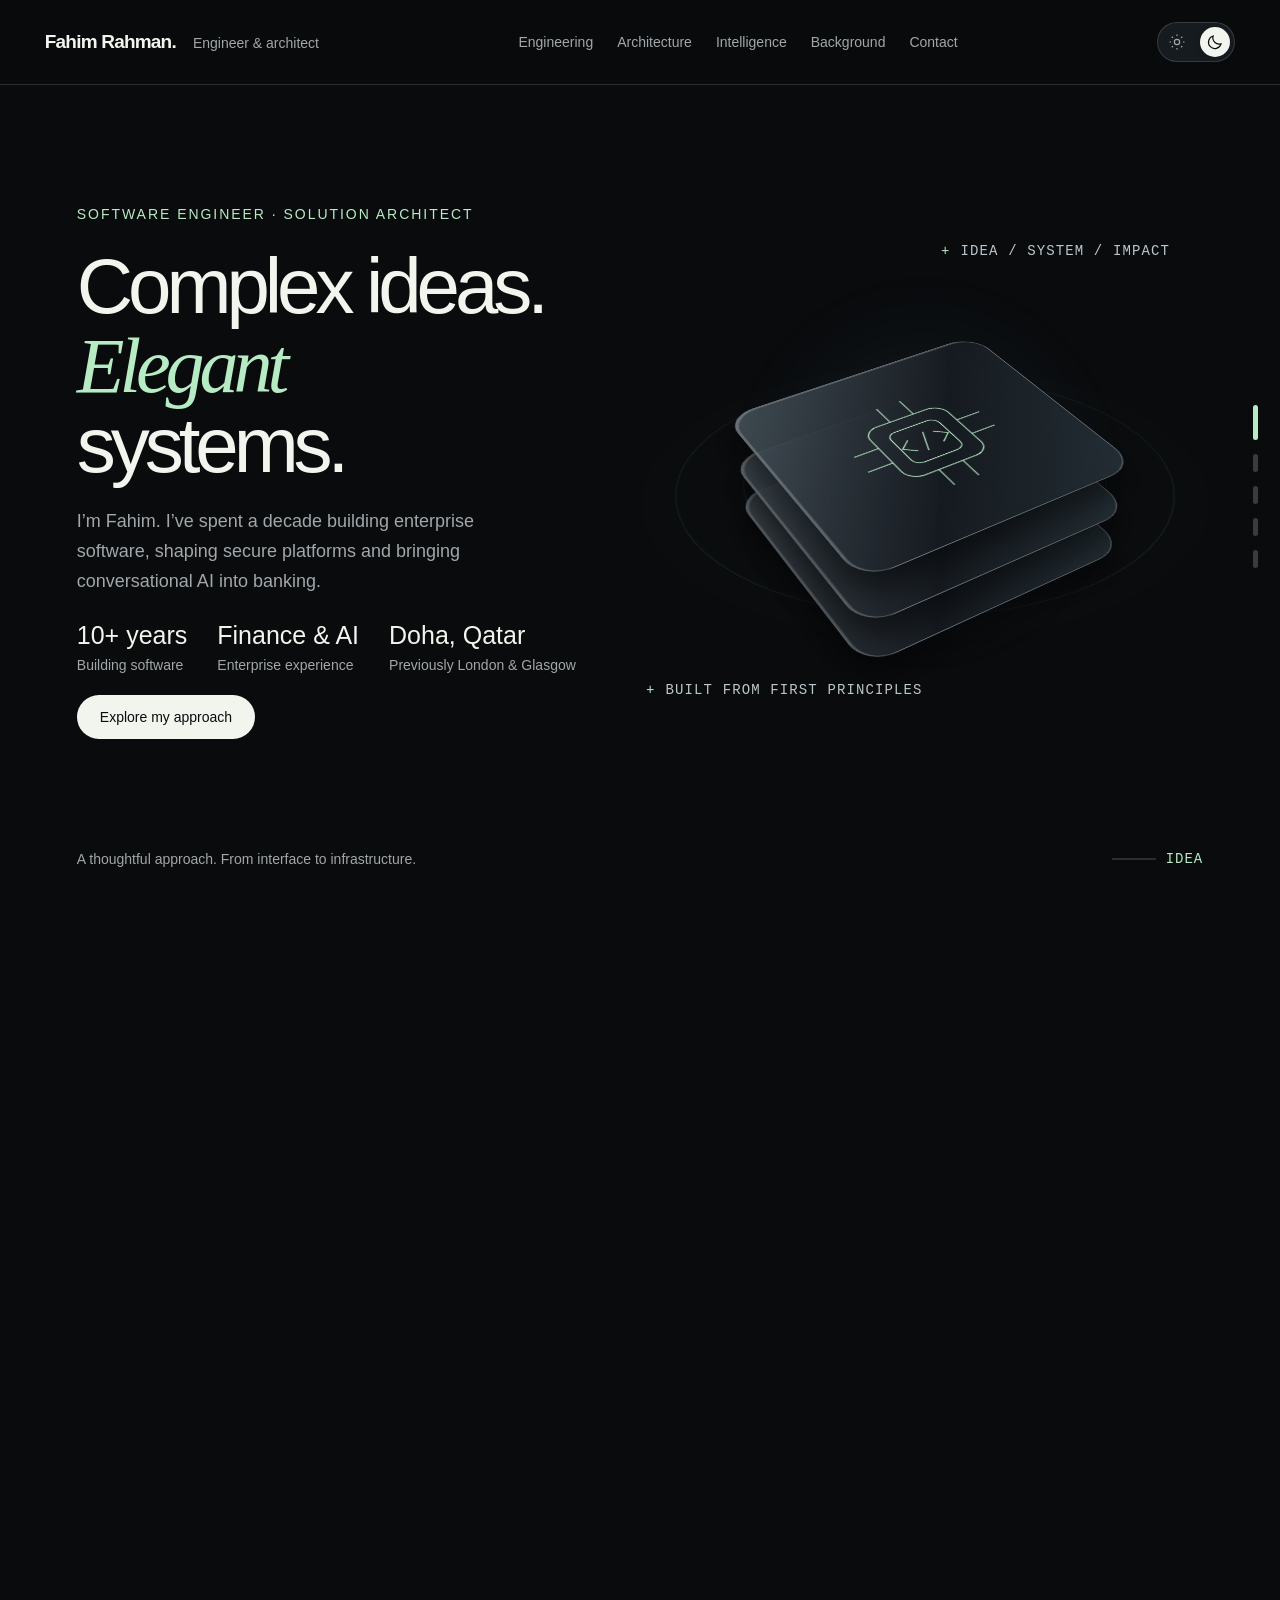
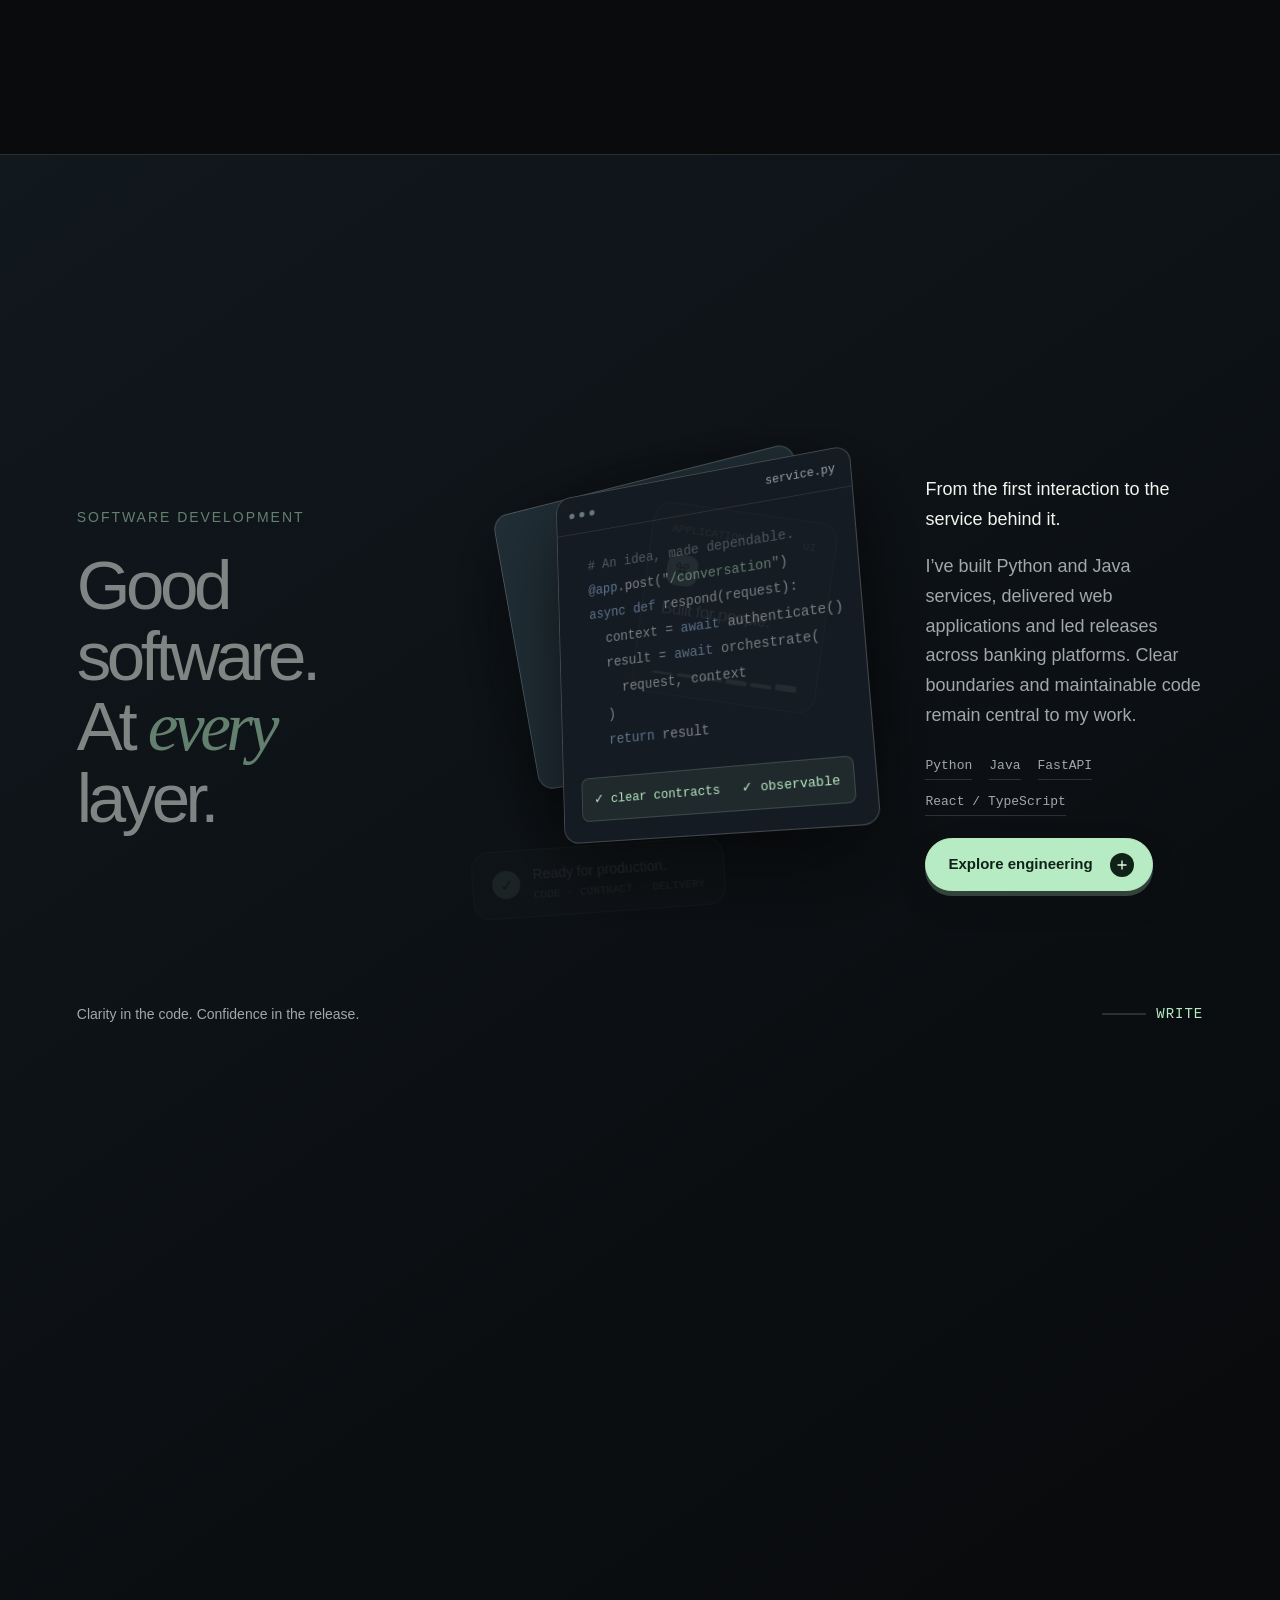
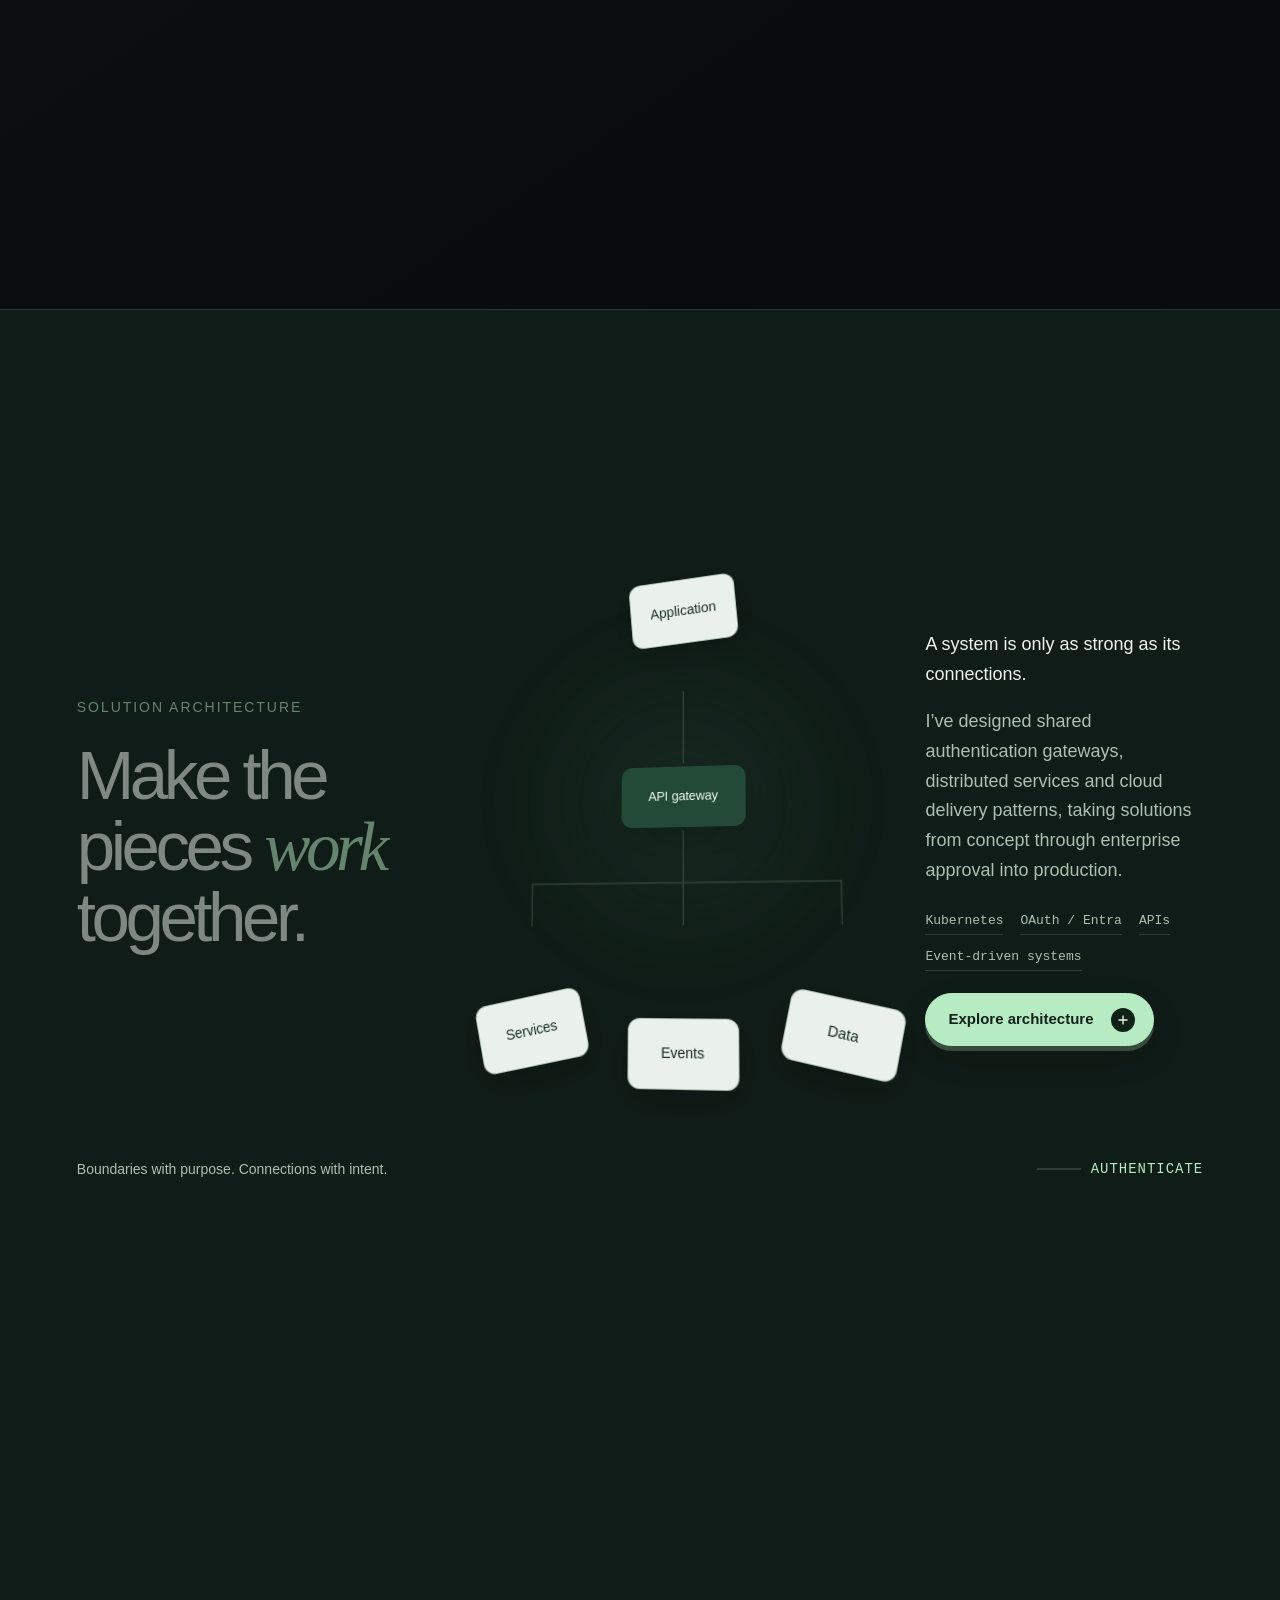
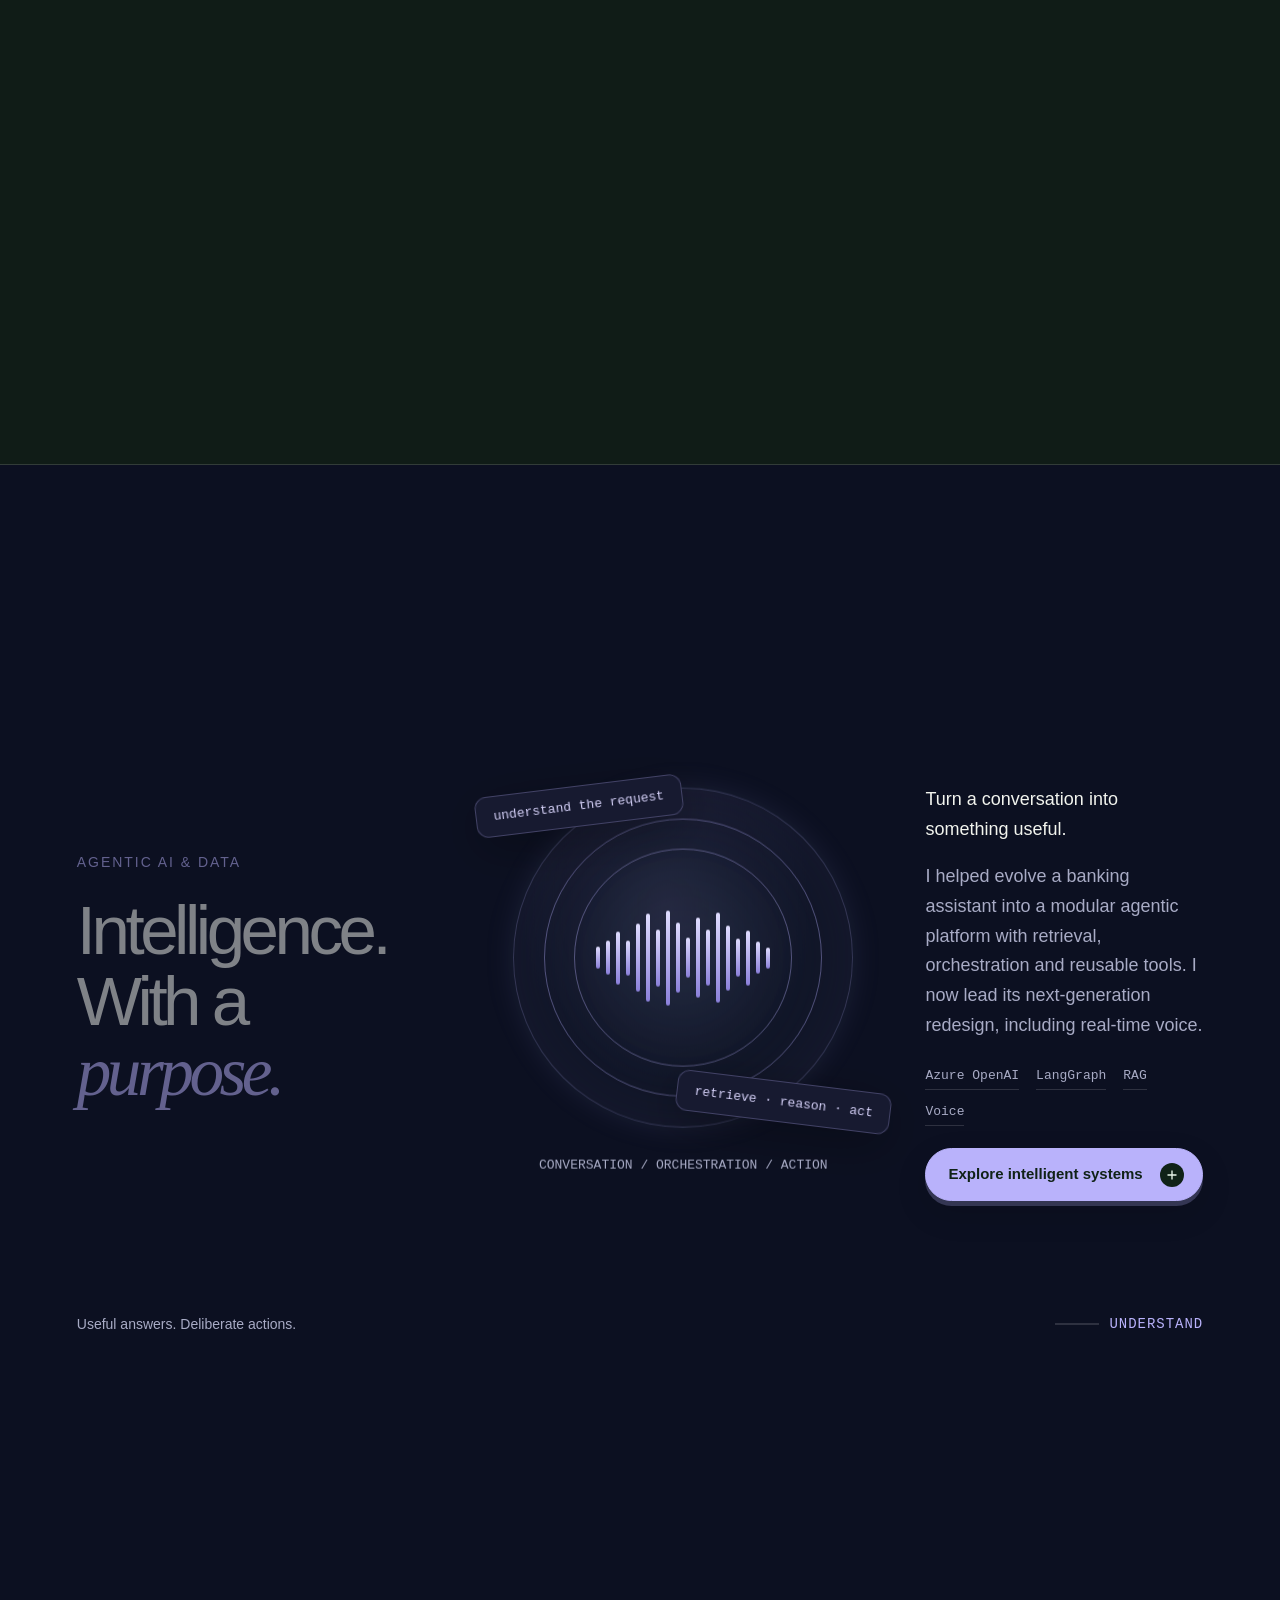
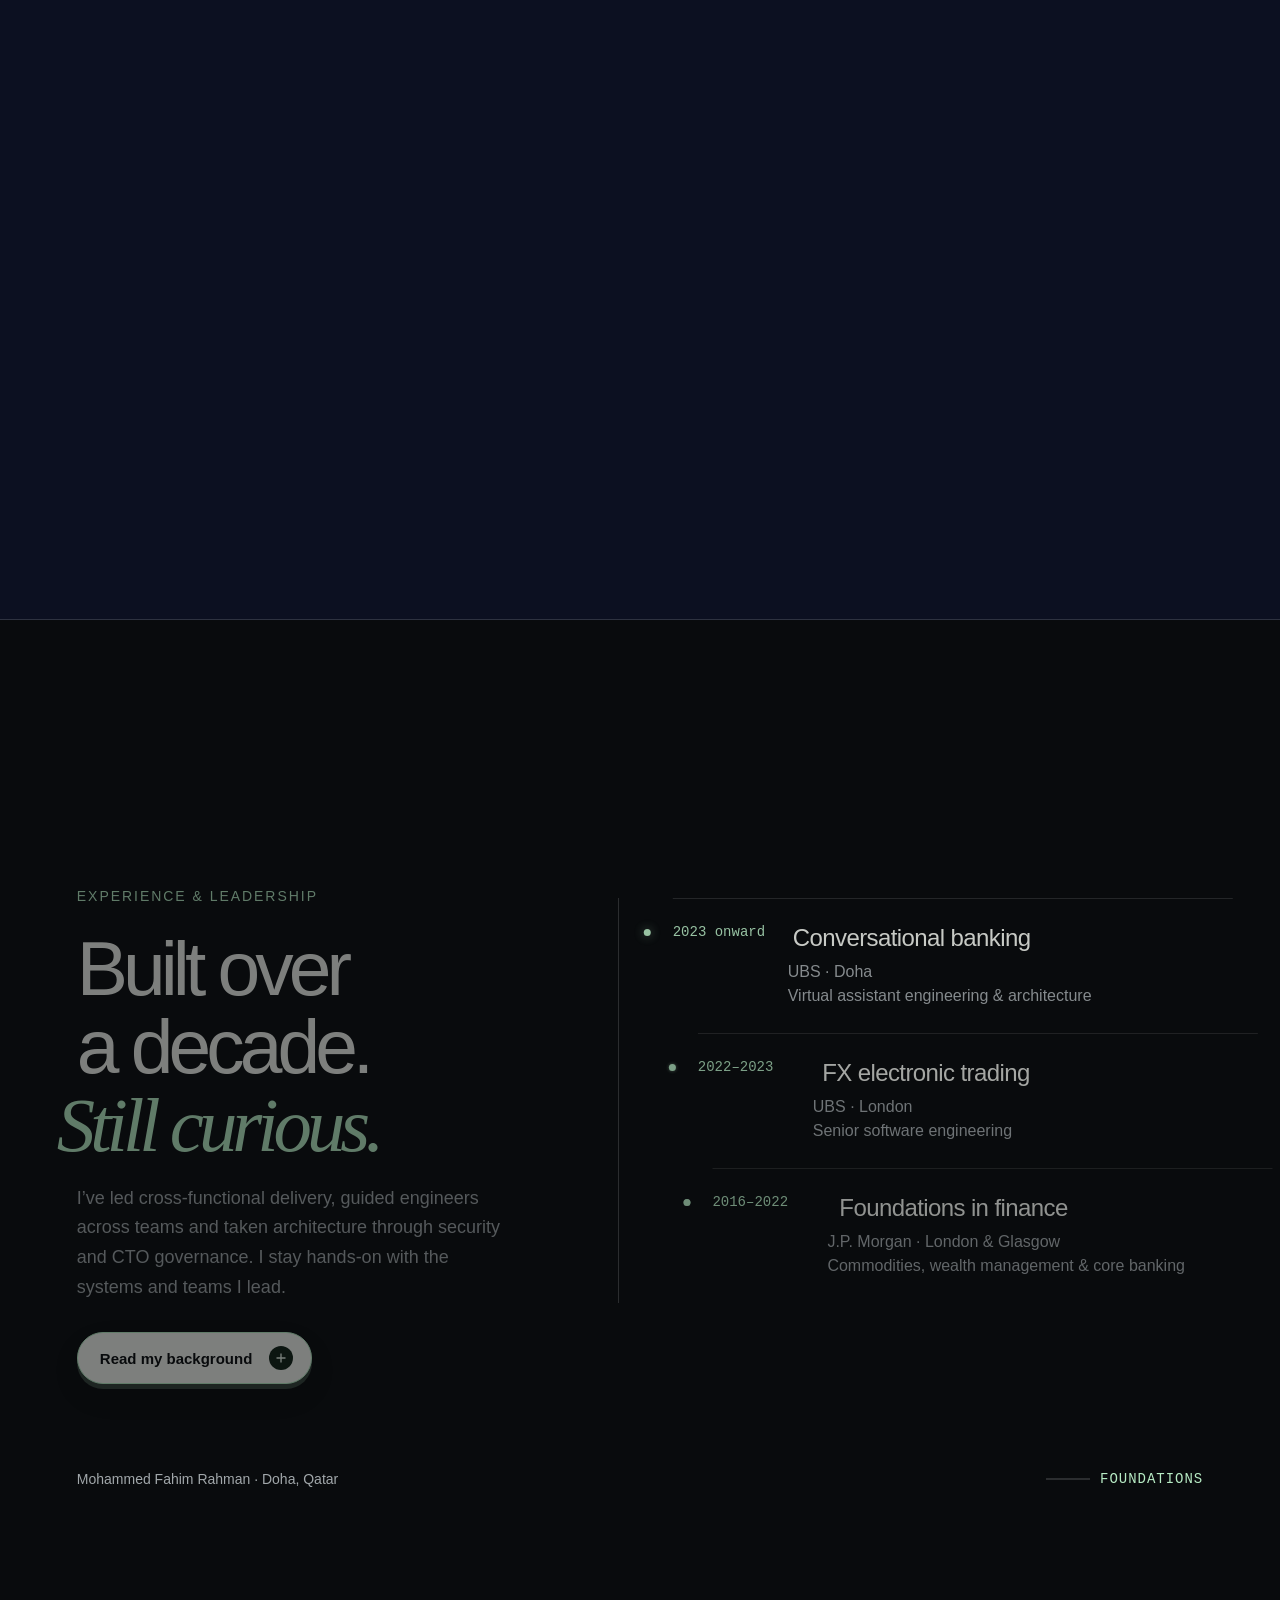
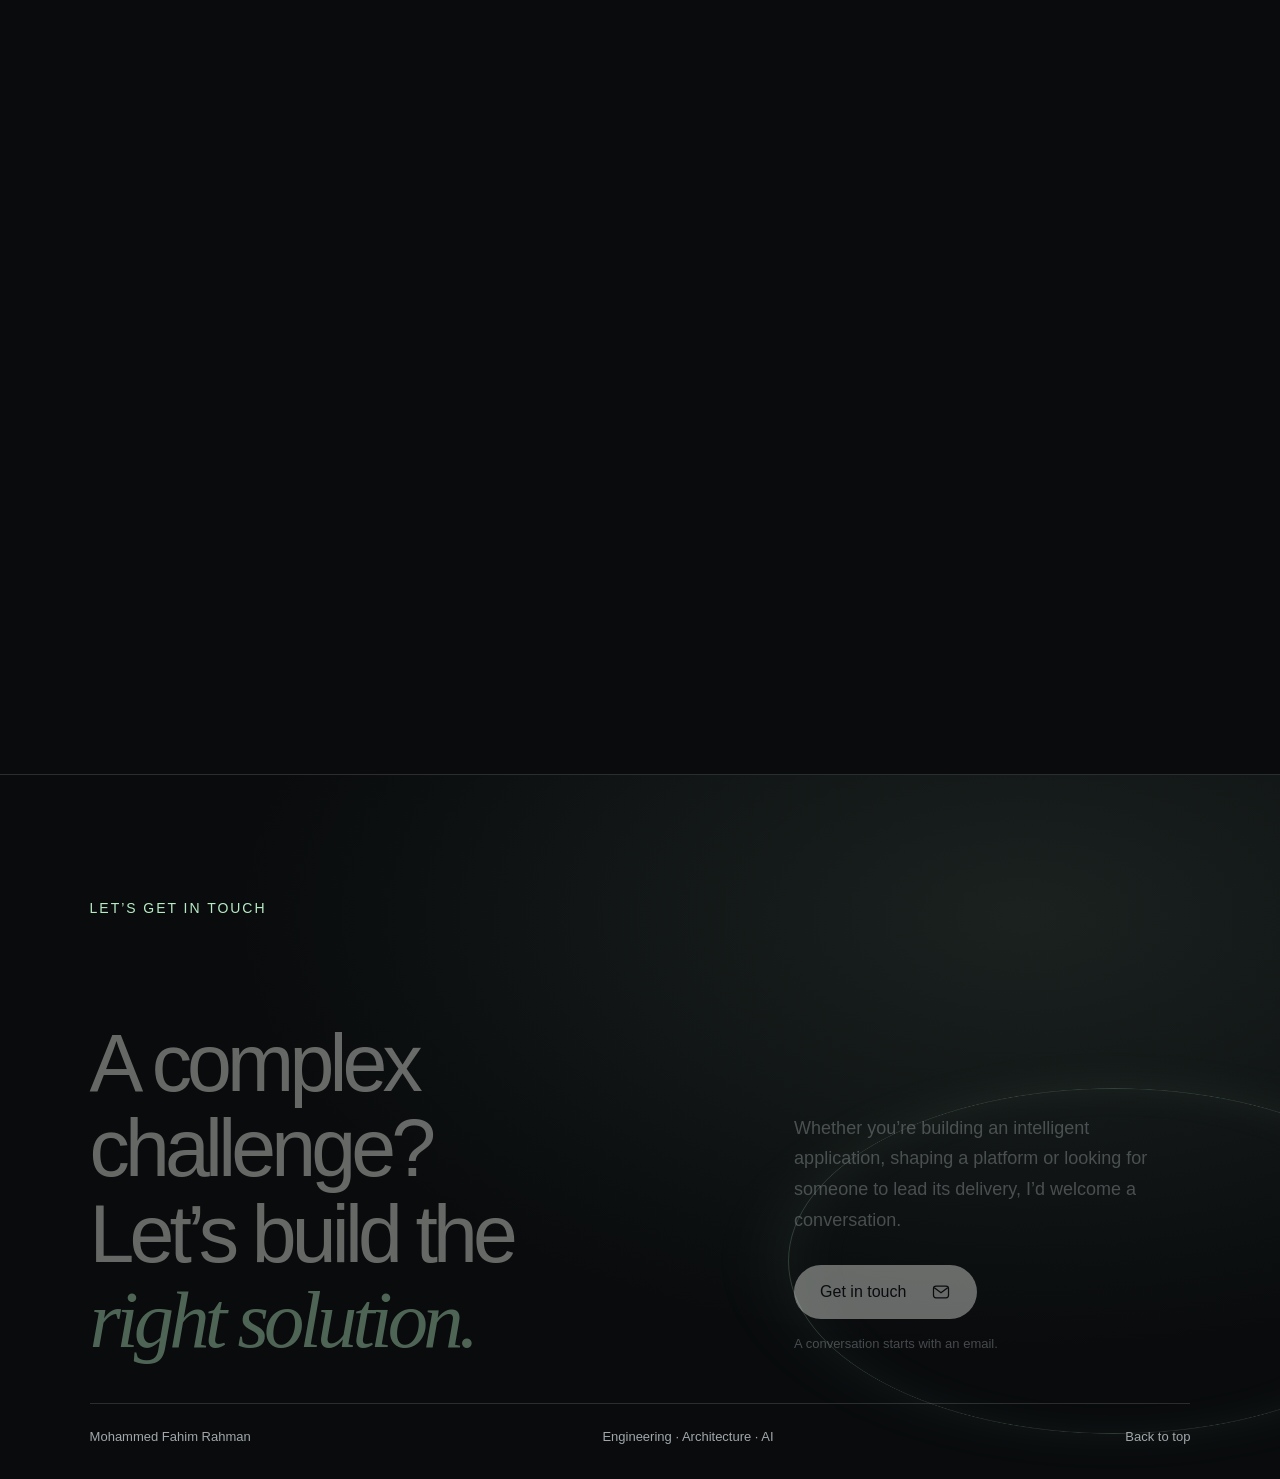
<file: index.html>
<!doctype html>
<html lang="en" data-theme="dark">
<head>
<meta charset="utf-8"><meta name="viewport" content="width=device-width,initial-scale=1">
<meta name="description" content="Fahim Rahman. Software engineering, solution architecture and conversational AI.">
<title>Fahim Rahman · Engineering intelligent systems</title>
<link rel="icon" href="./assets/favicon.svg" type="image/svg+xml">
<link rel="canonical" href="https://fahimrahman.github.io/portfolio-fahim-rahman/">
<meta name="theme-color" content="#090b0d">
<meta property="og:type" content="website">
<meta property="og:title" content="Fahim Rahman · Engineering intelligent systems">
<meta property="og:description" content="Software engineering, solution architecture and conversational AI.">
<meta property="og:url" content="https://fahimrahman.github.io/portfolio-fahim-rahman/">
<meta property="og:image" content="https://fahimrahman.github.io/portfolio-fahim-rahman/assets/social.png">
<meta name="twitter:card" content="summary_large_image">
<style>
:root{color-scheme:dark;--bg:#090b0d;--fg:#f2f4ee;--muted:#a1a7aa;--accent:#b7ebc4;--line:#ffffff24;--surface:#161b20;--wash:#111a20;--font:Arial,Helvetica,sans-serif}
*{box-sizing:border-box}html{scroll-behavior:smooth;scroll-padding-top:90px}body{margin:0;background:var(--bg);color:var(--fg);font-family:var(--font);transition:background .6s,color .6s}a{color:inherit;text-decoration:none}button{font:inherit;color:inherit;cursor:pointer}button,a{-webkit-tap-highlight-color:transparent}button:focus-visible,a:focus-visible{outline:2px solid var(--accent);outline-offset:7px}.skip{position:fixed;top:-80px;left:20px;background:var(--fg);color:var(--bg);padding:12px;z-index:200}.skip:focus{top:15px}
header{position:fixed;z-index:50;inset:0 0 auto;display:flex;align-items:center;justify-content:space-between;padding:22px 3.5%;background:color-mix(in srgb,var(--bg) 83%,transparent);backdrop-filter:blur(18px);border-bottom:1px solid var(--line)}.wordmark{font-size:19px;letter-spacing:-.8px;font-weight:600}.wordmark small{display:inline-block;color:var(--muted);font-size:14px;font-weight:400;letter-spacing:0;margin-left:17px}nav{display:flex;gap:24px;font-size:14px}nav a{color:var(--muted)}nav a:hover,nav a[aria-current]{color:var(--fg)}.switch{display:flex;padding:4px;border:1px solid var(--line);border-radius:30px;gap:3px}.switch button{border:0;background:none;border-radius:20px;padding:8px 12px;font-size:14px;color:var(--muted)}.switch button[aria-pressed=true]{background:var(--fg);color:var(--bg)}
.chapter{height:155svh;position:relative;border-bottom:1px solid var(--line);scroll-margin-top:0}.stage{position:sticky;top:0;height:100svh;min-height:680px;overflow:hidden;padding:125px 6% 65px;display:grid;grid-template-columns:1.05fr 1.2fr .8fr;align-items:center;gap:3%}.eyebrow{font-size:14px;letter-spacing:.14em;text-transform:uppercase;color:var(--accent);margin:0 0 25px}.headline{font-size:clamp(44px,5.4vw,86px);line-height:1.02;letter-spacing:-.065em;font-weight:500;margin:0}.headline em{font-family:Georgia,serif;font-weight:400;color:var(--accent)}.summary{font-size:18px;line-height:1.65;color:var(--muted);max-width:340px}.summary strong{color:var(--fg);font-weight:400}.pill{display:inline-flex;border:1px solid var(--line);border-radius:30px;background:transparent;padding:13px 22px;font-size:14px;margin-top:22px;transition:background .2s,color .2s}.pill:hover{background:var(--fg);color:var(--bg)}.pill.primary{background:var(--fg);color:var(--bg)}.footnote{position:absolute;bottom:33px;left:6%;right:6%;display:flex;justify-content:space-between;align-items:center;font-size:14px;color:var(--muted)}.footnote span:last-child{font-family:monospace;font-size:14px}.chapter-title{transition:transform .1s linear,opacity .1s linear}.art{height:430px;position:relative;perspective:1100px;display:flex;align-items:center;justify-content:center;transform:translateY(calc(var(--drift,0)*1px));will-change:transform}.art:before{content:'';position:absolute;width:390px;height:390px;border-radius:50%;background:radial-gradient(ellipse,#9ac5ea18,transparent 68%);filter:blur(20px)}
.intro .stage{grid-template-columns:1.2fr 1.25fr;padding-top:110px}.intro .headline{font-size:clamp(60px,6.1vw,98px);max-width:720px}.intro .summary{font-size:18px;max-width:445px;margin:22px 0 0}.identity{display:flex;gap:30px;flex-wrap:wrap;margin-top:25px;color:var(--muted);font-size:14px}.identity b{color:var(--fg);font-weight:400;display:block;font-size:25px;margin-bottom:7px}.intro .art{height:530px}.halo{position:absolute;width:360px;height:360px;border:1px solid #b7ebc430;border-radius:50%;transform:rotateX(62deg) rotateZ(-28deg);box-shadow:0 0 70px #b7ebc408,inset 0 0 60px #b7ebc408}.halo.two{width:490px;height:490px;transform:rotateX(62deg) rotateZ(30deg)}.hero-stack{width:300px;height:280px;position:relative;transform:rotateX(52deg) rotateZ(-32deg);transform-style:preserve-3d}.slab{position:absolute;inset:0;border:1px solid #c3d0da66;border-radius:32px;background:linear-gradient(125deg,#465159e6,#151a20 55%,#232e34);box-shadow:-14px 20px 35px #0008,inset 2px 2px 1px #ffffff38;display:flex;align-items:center;justify-content:center;transition:transform 1s}.slab:nth-child(1){transform:translateZ(calc(-65px - var(--progress,0)*70px))}.slab:nth-child(2){transform:translateZ(-15px)}.slab:nth-child(3){transform:translateZ(calc(40px + var(--progress,0)*90px))}.slab svg{width:145px;height:145px;stroke:var(--accent);fill:none;stroke-width:1.3}.orbit-label{position:absolute;font:14px monospace;letter-spacing:.08em;color:#bbc7cc}.orbit-label.l1{top:35px;right:6%}.orbit-label.l2{bottom:40px;left:0}.orbit-label:before{content:'+';color:var(--accent);margin-right:10px}
.software{background:linear-gradient(145deg,#11181e,var(--bg) 80%)}.window{position:absolute;width:325px;border:1px solid #ffffff32;border-radius:16px;background:#151b22;box-shadow:0 30px 90px #0009;overflow:hidden;color:#e6edf2;transform:rotateY(-17deg) rotateX(8deg) rotateZ(-5deg)}.window.chrome-back{transform:translate(-22px,-25px) rotateY(-17deg) rotateX(8deg) rotateZ(-11deg);height:290px;background:#202d35}.window-bar{height:42px;border-bottom:1px solid #ffffff18;display:flex;align-items:center;gap:6px;padding:0 15px}.window-bar i{width:6px;height:6px;border-radius:50%;background:#697880}.window-bar span{font:12px monospace;color:#93a1ad;margin-left:auto}.code{padding:25px 23px 18px;font:14px/1.9 monospace}.code .dim{color:#8698a3}.code .green{color:#b7ebc4}.code .blue{color:#a4c8f6}.code .indent{padding-left:18px}.build-result{margin:5px 20px 20px;padding:13px;border-radius:8px;background:#b7ebc412;color:#b7ebc4;font:13px monospace;display:flex;justify-content:space-between}.tags{display:flex;flex-wrap:wrap;gap:8px;margin-top:22px}.tags span{font:13px monospace;border-bottom:1px solid var(--line);padding:6px 0;margin-right:9px;color:var(--muted)}
.architecture{background:#dce7e1;color:#16231e;--fg:#16231e;--muted:#52635b;--accent:#285d43;--line:#16231e33}.architecture .art:before{background:radial-gradient(ellipse,#41785c26,transparent 68%)}.system{width:100%;height:380px;position:relative;max-width:430px}.system svg{position:absolute;inset:0;width:100%;height:100%;overflow:visible}.system path{fill:none;stroke:#547c65;stroke-width:1.4;stroke-dasharray:5 7;animation:flow 15s linear infinite}.node{position:absolute;width:110px;height:68px;border:1px solid #52756166;background:#eaf1ed;box-shadow:0 12px 30px #183e2820;border-radius:12px;display:flex;align-items:center;justify-content:center;text-align:center;font-size:14px;line-height:1.4}.node.entry{left:calc(50% - 55px);top:8px}.node.core{left:calc(50% - 70px);top:150px;width:140px;background:#234a36;color:#e6eee8;border-color:#234a36;box-shadow:0 20px 50px #234a3633}.node.one{left:0;bottom:0}.node.two{left:calc(50% - 55px);bottom:0}.node.three{right:0;bottom:0}@keyframes flow{to{stroke-dashoffset:-240}}
.ai{background:#0c1021;--accent:#b9b2fb;--muted:#a8abc5}.signal{position:absolute;width:340px;height:340px;border-radius:50%;border:1px solid #b9b2fb3d;background:radial-gradient(ellipse at 45% 35%,#b9b2fb18,transparent 60%);display:flex;align-items:center;justify-content:center;box-shadow:inset 0 0 80px #b9b2fb08,0 0 90px #b9b2fb0b}.signal:before,.signal:after{content:'';position:absolute;inset:30px;border:1px solid #b9b2fb29;border-radius:50%}.signal:after{inset:60px}.wave{height:95px;display:flex;gap:6px;align-items:center}.wave i{width:4px;height:var(--h);background:linear-gradient(#e0ddff,#8b80da);border-radius:5px;animation:wave 2.8s ease-in-out infinite alternate;animation-delay:var(--delay)}@keyframes wave{to{transform:scaleY(.45)}}.signal-badge{position:absolute;padding:12px 17px;border:1px solid #b9b2fb44;background:#171a30;color:#d5d1f8;border-radius:12px;font:13px monospace;box-shadow:0 12px 50px #0005}.signal-badge.one{left:0;top:43px}.signal-badge.two{right:0;bottom:50px}.caption{position:absolute;bottom:0;left:0;right:0;text-align:center;color:var(--muted);font:13px monospace}
.background .stage{grid-template-columns:1fr 1.3fr;gap:12%}.background .headline{font-size:clamp(48px,6vw,88px)}.career{width:100%}.career-row{border-top:1px solid var(--line);padding:25px 0;display:grid;grid-template-columns:100px 1fr;gap:15px}.career-row time{font:14px monospace;color:var(--muted)}.career-row h3{font-size:24px;font-weight:400;letter-spacing:-.6px;margin:0 0 8px}.career-row p{color:var(--muted);font-size:16px;line-height:1.5;margin:0}.background .summary{max-width:440px}.closing{margin-top:30px}.closing button{margin:0}.chapter-nav{position:fixed;right:22px;top:45%;z-index:40;display:flex;flex-direction:column;gap:14px}.chapter-nav a{width:5px;height:18px;border-radius:4px;background:#7e898d66;transition:background .3s,height .3s}.chapter-nav a[aria-current]{background:var(--accent);height:35px}.reading{height:2px;position:fixed;bottom:0;left:0;background:var(--accent);width:0;z-index:100}
dialog{max-width:680px;width:calc(100% - 36px);background:var(--bg);color:var(--fg);border:1px solid var(--line);border-radius:24px;padding:45px;max-height:85svh;overflow:auto;box-shadow:0 30px 100px #0008}dialog::backdrop{background:#0009;backdrop-filter:blur(10px)}dialog h2{font-size:36px;font-weight:400;letter-spacing:-1px;margin:20px 0}dialog p,dialog li{color:var(--muted);font-size:17px;line-height:1.65}dialog li{margin:15px 0}dialog .close{float:right;background:transparent;border:1px solid var(--line);padding:9px 15px;border-radius:25px}dialog h3{font-size:19px;font-weight:400;margin-top:30px}dialog .note{font-size:14px;border-top:1px solid var(--line);padding-top:18px}

@media(min-width:1500px){.stage{padding-left:9%;padding-right:9%}}@media(max-width:1050px){nav{display:none}.stage{gap:20px;padding-left:5%;padding-right:5%;grid-template-columns:1fr 1.15fr}.stage>.summary{grid-column:1/-1;max-width:760px;margin-top:-40px;font-size:17px}.stage>.summary .tags{display:none}.stage>.summary .pill{margin-top:5px}.art{height:350px}.intro .art{transform:scale(.82)}.headline{font-size:52px}.background .stage{gap:6%}.system{transform:scale(.9)}.wordmark small{display:none}.intro .summary{font-size:17px}.footnote{left:5%;right:5%}html[data-direction=b] .stage:not(.intro .stage){grid-template-columns:1fr 1.15fr}}
@media(max-width:700px){header{padding:16px 5%}.wordmark{font-size:17px}.switch button{padding:8px 10px;font-size:13px}.chapter{height:125svh}.stage,.intro .stage,.background .stage,html[data-direction=b] .stage:not(.intro .stage),html[data-direction=b] .background .stage{height:100svh;min-height:850px;grid-template-columns:1fr;grid-template-rows:auto 310px auto;align-content:center;gap:15px;padding:110px 7% 70px}.intro .stage{grid-template-rows:auto 280px}.headline,.background .headline{font-size:48px;max-width:370px}.intro .headline,html[data-direction=b] .intro .headline{font-size:52px;max-width:450px}.eyebrow{font-size:12px;margin-bottom:15px}.intro .summary{margin-top:22px;font-size:16px;line-height:1.6}.identity{display:none}.art{height:310px;max-width:380px;width:100%;margin:auto}.intro .art{height:310px;transform:scale(.67);margin-top:-20px}.stage>.summary{grid-column:auto;margin:0;font-size:16px;line-height:1.55;max-width:440px}.stage>.summary .pill{margin-top:12px}.window{transform:scale(.86) rotateY(-15deg) rotateZ(-4deg)}.window.chrome-back{transform:translate(-15px,-20px) scale(.86) rotateY(-15deg) rotateZ(-10deg)}.signal{width:270px;height:270px}.signal-badge{font-size:11px}.caption{bottom:-10px;font-size:11px}.system{height:330px;transform:scale(.86)}.node.one,.node.two,.node.three{bottom:-25px}.chapter-nav{right:9px;gap:10px}.chapter-nav a{height:12px;width:3px}.chapter-nav a[aria-current]{height:24px}.footnote{gap:20px;font-size:11px;bottom:24px;left:7%;right:7%}.footnote span:last-child{font-size:11px}.background .stage{grid-template-rows:auto auto;gap:30px}.career-row{padding:17px 0;grid-template-columns:80px 1fr}.career-row h3{font-size:20px}.career-row p{font-size:14px}.career-row time{font-size:12px}.background .summary{font-size:16px}.background .pill{margin-top:10px}dialog{padding:25px}dialog h2{font-size:29px}}
@media(prefers-reduced-motion:reduce){html{scroll-behavior:auto}*,*:before,*:after{animation:none!important;transition:none!important}.art{transform:none!important}.chapter{height:auto}.stage{position:relative}.chapter-title{transform:none!important;opacity:1!important}}

/* A single design, with a persistent light / dark preference. */
.theme-toggle{position:relative;width:78px;height:40px;padding:0;border:1px solid var(--line);border-radius:24px;background:var(--surface);display:flex;align-items:center;justify-content:space-around;isolation:isolate;flex-shrink:0}
.theme-toggle svg{width:18px;height:18px;fill:none;stroke:var(--muted);stroke-width:1.6;z-index:2;transition:stroke .3s}
.theme-toggle .moon{stroke:var(--bg)}.theme-thumb{position:absolute;right:4px;top:4px;width:30px;height:30px;background:var(--fg);border-radius:50%;transition:transform .35s cubic-bezier(.2,.8,.2,1);box-shadow:0 2px 7px #0002}
html[data-theme=light]{color-scheme:light;--bg:#f0f3ef;--fg:#15221b;--muted:#53645a;--accent:#2c694b;--line:#15221b26;--surface:#e3e9e2;--wash:#e5ece5}
html[data-theme=light] .theme-thumb{transform:translateX(-36px)}html[data-theme=light] .theme-toggle .sun{stroke:var(--bg)}html[data-theme=light] .theme-toggle .moon{stroke:var(--muted)}
html[data-theme=light] .intro{background:#e2eee4}html[data-theme=light] .software{background:linear-gradient(145deg,#e4ece6,var(--bg) 80%)}html[data-theme=light] .orbit-label{color:#355745}html[data-theme=light] .halo{border-color:#285d4344}html[data-theme=light] .slab svg{stroke:#b7ebc4}
.architecture{background:#101c17;color:var(--fg);--fg:#edf4ed;--muted:#acbfb0;--accent:#b7ebc4;--line:#ffffff24}
html[data-theme=light] .architecture{background:#dce7e1;--fg:#16231e;--muted:#52635b;--accent:#285d43;--line:#16231e33}
html[data-theme=light] .ai{background:#e8e5f0;--accent:#53447c;--muted:#625970}html[data-theme=light] .signal{background:#42355c;border-color:#62527d}html[data-theme=light] .signal-badge{background:#eee8f6;color:#44315e;border-color:#44315e44}
body.dialog-open{overflow:hidden}
dialog{padding:0;max-width:940px;width:calc(100% - 48px);max-height:88svh;border:1px solid var(--line);border-radius:26px;background:var(--bg);box-shadow:0 40px 160px #0008;color:var(--fg)}
dialog[open]{animation:sheet-enter .4s cubic-bezier(.2,.8,.2,1)}
@keyframes sheet-enter{from{opacity:0;transform:translateY(30px) scale(.98)}to{opacity:1;transform:translateY(0) scale(1)}}
dialog::backdrop{background:#040a0bc2;backdrop-filter:blur(16px)}
.modal-top{display:flex;align-items:center;justify-content:space-between;padding:18px 30px;position:sticky;top:0;z-index:5;background:color-mix(in srgb,var(--bg) 94%,transparent);backdrop-filter:blur(18px);border-bottom:1px solid var(--line)}
.modal-brand{font-size:21px;font-weight:600;letter-spacing:-1px}.modal-brand>span:first-child{color:var(--accent)}.modal-location{font-size:13px;color:var(--muted);font-weight:400;letter-spacing:0;margin-left:18px}
dialog .close{float:none;display:flex;align-items:center;gap:15px;padding:9px 12px 9px 17px;border:1px solid var(--line);border-radius:24px;background:var(--surface);font-size:14px;transition:background .2s,transform .2s}dialog .close:hover{transform:translateY(-2px);background:var(--wash)}.close svg{width:20px;height:20px;fill:none;stroke:var(--fg);stroke-width:1.5}
.detail-hero{position:relative;padding:38px 44px 32px;overflow:hidden;background:radial-gradient(ellipse at 100% 0%,color-mix(in srgb,var(--accent) 13%,transparent),transparent 70%)}
.detail-hero .eyebrow{margin:0 0 20px;font-size:13px}dialog h2{font-size:clamp(35px,4.6vw,58px);font-weight:400;line-height:1.04;letter-spacing:-.055em;margin:0 0 22px;max-width:650px}dialog h2 em{font-family:Georgia,serif;color:var(--accent);font-weight:400}
dialog .detail-intro{font-size:18px;line-height:1.65;margin:0;max-width:680px}.detail-facts{display:grid;grid-template-columns:repeat(3,1fr);margin:0 44px;border-top:1px solid var(--line);border-bottom:1px solid var(--line)}
.fact{padding:23px 0}.fact+.fact{padding-left:25px;border-left:1px solid var(--line)}.fact b{display:block;font-size:30px;letter-spacing:-1px;font-weight:400;color:var(--fg);margin-bottom:7px}.fact span{color:var(--muted);font-size:13px;line-height:1.4;display:block}
.detail-work{padding:28px 44px 5px}.detail-section-label{font-size:13px;letter-spacing:.12em;text-transform:uppercase;color:var(--muted);margin:0 0 10px}.work-row{display:grid;grid-template-columns:32px 1fr;gap:17px;padding:22px 0;border-bottom:1px solid var(--line)}.work-icon{width:28px;height:28px;border:1px solid var(--line);border-radius:50%;display:grid;place-items:center;color:var(--accent);font-size:14px}
dialog .work-row h3{font-size:19px;margin:0 0 8px;font-weight:400;letter-spacing:-.3px}dialog .work-row p{font-size:16px;line-height:1.6;margin:0;max-width:680px}
.detail-bottom{padding:22px 44px 30px;display:flex;align-items:center;justify-content:space-between;gap:20px}.detail-stack{display:flex;gap:8px;flex-wrap:wrap;max-width:70%}.detail-stack span{font:12px monospace;color:var(--muted);padding:7px 9px;border:1px solid var(--line);border-radius:7px}.detail-bottom .pill{margin:0;white-space:nowrap}.detail-note{padding:0 44px 26px;font-size:13px;color:var(--muted)}
.contact{padding:125px 7% 35px;position:relative;overflow:hidden;background:radial-gradient(ellipse at 80% 20%,color-mix(in srgb,var(--accent) 10%,transparent),transparent 55%),var(--bg)}.contact-layout{display:grid;grid-template-columns:1.5fr 1fr;gap:10%;align-items:center;margin:45px 0 100px}.contact h2{font-size:clamp(48px,6.3vw,90px);line-height:1.06;letter-spacing:-.06em;font-weight:400;margin:0}.contact h2 em{font-family:Georgia,serif;font-weight:400;color:var(--accent)}.contact-copy p{max-width:360px;color:var(--muted);font-size:18px;line-height:1.7;margin:0}.contact-mail{gap:25px;align-items:center;margin-top:30px;font-size:16px;padding:16px 25px}.contact-mail svg{width:20px;height:20px;stroke:currentColor;stroke-width:1.5;fill:none}.contact-hint{display:block;font-size:13px;color:var(--muted);margin-top:17px}.contact-footer{border-top:1px solid var(--line);padding-top:25px;display:flex;justify-content:space-between;gap:20px;color:var(--muted);font-size:13px}
@media(max-width:1050px){header nav{display:none}.contact-layout{gap:6%}}
@media(max-width:700px){.theme-toggle{width:72px;height:38px}.theme-thumb{height:28px;width:28px}html[data-theme=light] .theme-thumb{transform:translateX(-32px)}dialog{width:calc(100% - 20px);max-height:92svh;border-radius:20px}.modal-top{padding:14px 20px}.modal-location{font-size:12px;margin-left:10px}.detail-hero{padding:30px 24px 25px}.detail-hero .eyebrow{font-size:12px}.detail-hero h2{font-size:39px}.detail-hero .detail-intro{font-size:16px}.detail-facts{margin:0 24px}.fact{padding:19px 0}.fact+.fact{padding-left:10px}.fact b{font-size:24px}.fact span{font-size:11px}.detail-work{padding:24px 24px 0}.work-row{grid-template-columns:25px 1fr;gap:13px;padding:20px 0}dialog .work-row h3{font-size:18px}dialog .work-row p{font-size:15px}.detail-bottom{padding:22px 24px 25px;align-items:flex-start;flex-direction:column}.detail-stack{max-width:100%}.detail-note{padding:0 24px 25px}.contact{padding:90px 7% 28px}.contact-layout{grid-template-columns:1fr;gap:32px;margin:30px 0 60px}.contact h2{font-size:49px}.contact-copy p{font-size:16px}.contact-footer{font-size:12px;flex-wrap:wrap}.contact-footer span:nth-child(2){display:none}}

@media(max-width:700px){.background.chapter{height:auto}.background .stage{height:auto;min-height:100svh;position:relative;padding-bottom:110px}}

/* Scroll choreography: each chapter has its own movement vocabulary. */
.chapter{height:195svh;--motion:1;--progress:0;--enter:1}
.art{transform:translateY(calc(var(--drift,0)*.35px));isolation:isolate}
.chapter-title{transform:translateY(calc((1 - var(--enter,1))*36px));opacity:calc(.5 + var(--enter,1)*.5)}
.stage>.summary{transform:translateY(calc((1 - var(--enter,1))*48px))}
.hero-stack{transform:rotateX(calc(52deg - var(--progress)*22deg)) rotateZ(calc(-32deg + var(--progress)*27deg)) scale(calc(1 + var(--progress)*.08))}
.slab{transition:none}.halo{transform:rotateX(62deg) rotateZ(calc(-28deg + var(--progress)*120deg));opacity:calc(.5 + var(--progress)*.5)}.halo.two{transform:rotateX(62deg) rotateZ(calc(30deg - var(--progress)*100deg))}
button[data-detail]{background:var(--accent);color:#102217;border:1px solid var(--accent);font-weight:600;font-size:15px;min-height:49px;align-items:center;gap:17px;padding:13px 18px 13px 22px;box-shadow:0 5px 0 color-mix(in srgb,var(--accent) 24%,transparent),0 12px 32px #0002;transition:transform .22s,box-shadow .22s,background .22s}
button[data-detail] .button-mark{display:grid;place-items:center;width:24px;height:24px;border-radius:50%;background:#102217;color:#e8f5e9;flex-shrink:0}
.button-mark svg{width:12px;height:12px;stroke:currentColor;stroke-width:1.8;fill:none}
button[data-detail]:hover{background:color-mix(in srgb,var(--accent) 85%,white);color:#102217;transform:translateY(-4px);box-shadow:0 7px 0 color-mix(in srgb,var(--accent) 28%,transparent),0 20px 40px #0003}
button[data-detail]:active{transform:translateY(1px);box-shadow:0 1px 0 color-mix(in srgb,var(--accent) 25%,transparent)}
html[data-theme=light] button[data-detail]{background:#224f39;border-color:#224f39;color:#f4fbf4;box-shadow:0 5px 0 #224f3930,0 12px 30px #224f3915}
html[data-theme=light] button[data-detail]:hover{background:#163c29;box-shadow:0 7px 0 #224f3930,0 18px 35px #224f3920}html[data-theme=light] button[data-detail] .button-mark{background:#edf8ee;color:#224f39}
.software .window:not(.chrome-back){transform:translate3d(calc((var(--progress) - .5)*-42px*var(--motion)),calc(var(--progress)*-34px*var(--motion)),0) rotateY(calc(-22deg + var(--progress)*32deg)) rotateX(calc(10deg - var(--progress)*10deg)) rotateZ(calc(-7deg + var(--progress)*7deg));z-index:3}
.software .chrome-back{transform:translate3d(calc(-22px - var(--progress)*58px*var(--motion)),calc(-25px - var(--progress)*65px*var(--motion)),0) rotateY(-17deg) rotateZ(calc(-11deg - var(--progress)*8deg));z-index:1}
.product-tile,.delivery-tile{position:absolute;z-index:4;border:1px solid #c4e7d84d;border-radius:18px;background:#1b2d28;color:#e9f4ee;box-shadow:0 25px 65px #0006;pointer-events:none}
.product-tile{width:185px;padding:19px;right:-10px;top:9px;transform:translate(calc((1 - var(--phase2,0))*-75px*var(--motion)),calc((1 - var(--phase2,0))*70px*var(--motion))) rotate(calc(8deg - var(--phase2,0)*10deg));opacity:calc(.08 + var(--phase2,0)*.92)}
.tile-meta{display:flex;justify-content:space-between;align-items:center;font:11px monospace;color:#a8c7b7;margin-bottom:19px}.tile-avatar{width:31px;height:31px;background:#b7ebc4;color:#15321e;border-radius:10px;display:grid;place-items:center;font-size:17px;margin-bottom:14px}.tile-title{font-size:17px;letter-spacing:-.5px}.tile-bars{display:flex;gap:4px;align-items:flex-end;height:42px;margin:14px 0 0}.tile-bars i{display:block;flex:1;background:#b7ebc4;border-radius:3px;transform-origin:bottom;transform:scaleY(calc(.15 + var(--phase2,0)*.85));height:var(--bar)}
.delivery-tile{left:-3px;bottom:15px;padding:15px 19px;display:flex;gap:13px;align-items:center;transform:translateY(calc((1 - var(--phase3,0))*65px*var(--motion))) rotate(calc(-4deg + var(--phase3,0)*4deg));opacity:calc(.08 + var(--phase3,0)*.92)}.delivery-check{width:28px;height:28px;background:#b7ebc4;color:#183623;border-radius:50%;display:grid;place-items:center}.delivery-tile b{font-size:14px;font-weight:400}.delivery-tile small{display:block;font:11px monospace;color:#b3c8b9;margin-top:6px}
.software .code>div{transform:translateX(calc((1 - var(--phase1,0))*12px));opacity:calc(.5 + var(--phase1,0)*.5)}.build-result{border:1px solid #b7ebc42b}
.system{transform:rotateX(calc((1 - var(--progress))*8deg)) rotateY(calc((1 - var(--progress))*-10deg));transform-style:preserve-3d}
.node{color:#172c20!important;font-weight:500;border-color:#537a6266;transform:translateY(calc((1 - var(--phase2,0))*var(--node-y,0px)*var(--motion))) rotate(calc((1 - var(--phase2,0))*var(--node-r,0deg)));box-shadow:0 calc(10px + var(--phase2,0)*10px) 35px #0003}
.node.core{color:#f3fff5!important;background:#234a36;transform:scale(calc(.9 + var(--phase1,0)*.12));box-shadow:0 0 calc(var(--phase2,0)*45px) #b7ebc42b,0 18px 45px #0003}
.node.entry{--node-y:-50px;--node-r:-5deg}.node.one{--node-y:70px;--node-r:-12deg}.node.two{--node-y:90px;--node-r:0deg}.node.three{--node-y:70px;--node-r:12deg}
.system svg{overflow:visible}.system .connection-base{stroke:#77998544;stroke-width:1.5;stroke-dasharray:none;animation:none}.system .connection-live{stroke:var(--accent);stroke-width:2.5;stroke-linecap:round;stroke-dasharray:1;stroke-dashoffset:calc(1 - var(--phase2,0));animation:none;filter:drop-shadow(0 0 4px #b7ebc433)}
.architecture .system:after{content:'IDENTITY VERIFIED';position:absolute;top:238px;left:calc(50% - 82px);width:164px;text-align:center;font:11px monospace;letter-spacing:.05em;color:var(--accent);opacity:var(--phase3,0);transform:translateY(calc((1 - var(--phase3,0))*15px))}
.ai .signal{transform:scale(calc(1 - var(--progress)*.23)) rotate(calc(var(--progress)*18deg));box-shadow:inset 0 0 80px #b9b2fb14,0 0 calc(30px + var(--phase2,0)*100px) #b9b2fb17}
.ai .signal:before{transform:rotateX(calc(var(--phase2,0)*58deg)) rotateZ(calc(var(--progress)*120deg));inset:calc(30px - var(--phase2,0)*45px);border-color:#b9b2fb65}
.ai .signal:after{transform:rotateY(calc(var(--phase2,0)*62deg)) rotateZ(calc(var(--progress)*-100deg));inset:calc(60px - var(--phase2,0)*67px);border-color:#b9b2fb65}
.ai .wave{transform:rotate(calc(var(--progress)*-18deg)) scaleX(calc(1 + var(--phase1,0)*.18))}
.ai .signal-badge.one{transform:translate(calc(var(--progress)*-8px*var(--motion)),calc(var(--progress)*-22px*var(--motion))) rotate(calc((1 - var(--phase1,0))*-7deg))}
.ai .signal-badge.two{transform:translate(calc(var(--progress)*10px*var(--motion)),calc(var(--progress)*30px*var(--motion))) rotate(calc((1 - var(--phase3,0))*7deg))}
.agent-chip{position:absolute;z-index:2;padding:12px 15px;border:1px solid #b9b2fb66;border-radius:12px;background:#24213a;color:#edeaff;font:12px monospace;box-shadow:0 15px 40px #0004;opacity:var(--phase2,0);transform:translate(calc((1 - var(--phase2,0))*var(--agent-x,0px)*var(--motion)),calc((1 - var(--phase2,0))*var(--agent-y,0px)*var(--motion))) scale(calc(.6 + var(--phase2,0)*.4))}
.agent-chip.retrieve{left:0;top:55%;--agent-x:110px;--agent-y:-15px}.agent-chip.decide{right:0;top:28%;--agent-x:-110px;--agent-y:45px}.agent-chip.act{left:23%;bottom:24px;--agent-x:35px;--agent-y:-100px}
html[data-theme=light] .agent-chip{background:#f4eefc;color:#473261;border-color:#53447c55;box-shadow:0 15px 35px #44315e16}
.career{position:relative;isolation:isolate}.career:before{content:'';position:absolute;inset:0 auto 0 -25px;width:1px;background:var(--line)}.career:after{content:'';position:absolute;inset:0 auto 0 -26px;width:3px;background:var(--accent);transform:scaleY(var(--progress));transform-origin:top;box-shadow:0 0 15px color-mix(in srgb,var(--accent) 40%,transparent)}
.career-row{position:relative;transform:translateX(calc((1 - var(--row-progress,1))*70px*var(--motion)));opacity:calc(.58 + var(--row-progress,1)*.42)}
.career-row:before{content:'';position:absolute;left:-29px;top:30px;width:7px;height:7px;border-radius:50%;background:var(--accent);box-shadow:0 0 calc(var(--row-progress,1)*18px) color-mix(in srgb,var(--accent) 50%,transparent)}
.career-row h3{transform:translateX(calc((1 - var(--row-progress,1))*12px))}.career-row time{color:var(--accent)}
.background .headline em{display:inline-block;transform:translateX(calc((1 - var(--phase2,0))*-20px*var(--motion)))}
.contact{--contact-progress:1;isolation:isolate}.contact:before{content:'';width:650px;height:650px;border:1px solid color-mix(in srgb,var(--accent) 22%,transparent);border-radius:50%;position:absolute;right:-160px;top:10px;z-index:-1;transform:translateY(calc((1 - var(--contact-progress))*150px)) rotateX(58deg) rotateZ(calc(var(--contact-progress)*80deg));box-shadow:0 0 90px color-mix(in srgb,var(--accent) 7%,transparent),inset 0 0 70px color-mix(in srgb,var(--accent) 6%,transparent)}
.contact h2{transform:translateY(calc((1 - var(--contact-progress))*60px));opacity:calc(.4 + var(--contact-progress)*.6)}.contact-copy{transform:translateY(calc((1 - var(--contact-progress))*100px));opacity:calc(.4 + var(--contact-progress)*.6)}
.motion-cue{font:12px monospace;letter-spacing:.07em;color:var(--accent);display:flex;align-items:center;gap:10px}.cue-track{display:block;width:44px;height:2px;background:var(--line);overflow:hidden}.cue-track:after{content:'';display:block;background:var(--accent);height:100%;width:100%;transform-origin:left;transform:scaleX(var(--progress))}
@media(max-width:1050px){.product-tile{right:10px;top:-4px}.delivery-tile{bottom:0}.career:before,.career:after{left:-18px}.career-row:before{left:-21px}}
@media(max-width:700px){.chapter{height:165svh;--motion:.55}.background.chapter{height:auto}.hero-stack{transform:rotateX(calc(52deg - var(--progress)*22deg)) rotateZ(calc(-32deg + var(--progress)*27deg))}.software .window:not(.chrome-back){transform:scale(.83) translate3d(calc(var(--progress)*-22px),calc(var(--progress)*-14px),0) rotateY(calc(-18deg + var(--progress)*25deg)) rotateZ(calc(-5deg + var(--progress)*5deg))}.software .chrome-back{transform:scale(.83) translate(calc(-15px - var(--progress)*28px),calc(-20px - var(--progress)*25px)) rotateZ(calc(-10deg - var(--progress)*7deg))}
.product-tile{width:145px;padding:13px;right:-3px;top:-12px}.tile-meta{font-size:9px;margin-bottom:9px}.tile-avatar{width:24px;height:24px;font-size:14px;margin-bottom:8px}.tile-title{font-size:14px}.tile-bars{height:26px;margin-top:10px}.delivery-tile{left:-3px;bottom:-8px;padding:11px 13px;gap:9px}.delivery-tile b{font-size:12px}.delivery-tile small{font-size:10px}.delivery-check{width:22px;height:22px}.system{transform:scale(.86) rotateY(calc((1 - var(--progress))*-10deg))}.architecture .system:after{top:221px;font-size:10px}.agent-chip{font-size:10px;padding:9px 11px}.agent-chip.retrieve{left:0;top:56%}.agent-chip.decide{right:0;top:25%}.agent-chip.act{bottom:15px;left:22%}.ai .signal-badge.one{top:15px}.ai .signal-badge.two{bottom:34px;right:0}.ai .caption{bottom:-24px}.motion-cue{font-size:10px;gap:7px}.cue-track{width:25px}button[data-detail]{font-size:14px;min-height:48px}.career:before,.career:after{left:-12px}.career-row:before{left:-15px}.contact:before{width:420px;height:420px;right:-170px}}
@media(prefers-reduced-motion:reduce){.chapter{height:auto}.stage{position:relative}.chapter-title,.stage>.summary,.art,.hero-stack,.halo,.halo.two,.software .window,.software .chrome-back,.product-tile,.delivery-tile,.node,.system,.signal,.signal:before,.signal:after,.wave,.signal-badge,.agent-chip,.career-row,.career-row h3,.background .headline em,.contact h2,.contact-copy,.contact:before{transform:none!important;opacity:1!important}.system .connection-live{stroke-dashoffset:0!important}.architecture .system:after{opacity:1}.career:after{transform:scaleY(1)}.product-tile{right:-10px;top:0}.software .chrome-back{display:none}.agent-chip.retrieve{left:0}.agent-chip.decide{right:0}.ai .signal{width:270px;height:270px}.motion-cue{display:none}}


@media(max-width:700px){
.chapter{height:auto}
.stage,.intro .stage{position:relative;height:auto;min-height:100svh;overflow:hidden;align-content:start;grid-template-rows:auto 370px auto;padding:110px 7% 105px;gap:24px}
.intro .stage{grid-template-rows:auto 310px}
.background .stage{grid-template-rows:auto auto;padding-bottom:110px}
.architecture .art{height:310px}
.architecture .node.one,.architecture .node.two,.architecture .node.three{bottom:0}
.architecture .system{height:300px}
.architecture .system:after{top:218px}
.architecture .node{--node-y:0px}
.architecture .node.entry{--node-y:-20px}
.ai .art{margin-top:6px}
}

</style>
</head>
<body>
<a class="skip" href="#main">Skip to content</a>
<header><a class="wordmark" href="#intro">Fahim Rahman<span aria-hidden="true">.</span><small>Engineer &amp; architect</small></a><nav aria-label="Main navigation"><a href="#software">Engineering</a><a href="#architecture">Architecture</a><a href="#ai">Intelligence</a><a href="#background">Background</a><a href="#contact">Contact</a></nav><button class="theme-toggle" type="button" role="switch" aria-checked="false" aria-label="Light mode"><svg class="sun" viewBox="0 0 24 24" aria-hidden="true"><circle cx="12" cy="12" r="3.5"/><path d="M12 2v2m0 16v2M2 12h2m16 0h2M5 5l1.5 1.5m11 11L19 19M5 19l1.5-1.5m11-11L19 5"/></svg><svg class="moon" viewBox="0 0 24 24" aria-hidden="true"><path d="M20 14.5A8.5 8.5 0 0 1 9.5 4a8.5 8.5 0 1 0 10.5 10.5Z"/></svg><span class="theme-thumb" aria-hidden="true"></span></button></header>
<main id="main">
<section class="chapter intro" id="intro" aria-labelledby="intro-title"><div class="stage"><div class="chapter-title"><p class="eyebrow">Software engineer · Solution architect</p><h1 class="headline" id="intro-title">Complex ideas.<br><em>Elegant</em><br>systems.</h1><p class="summary">I’m Fahim. I’ve spent a decade building enterprise software, shaping secure platforms and bringing conversational AI into banking.</p><div class="identity"><span><b>10+ years</b>Building software</span><span><b>Finance &amp; AI</b>Enterprise experience</span><span><b>Doha, Qatar</b>Previously London &amp; Glasgow</span></div><a href="#software" class="pill primary">Explore my approach</a></div><div class="art" aria-hidden="true"><div class="halo"></div><div class="halo two"></div><div class="hero-stack"><div class="slab"></div><div class="slab"></div><div class="slab"><svg viewBox="0 0 160 160"><rect x="30" y="30" width="100" height="100" rx="18"/><rect x="49" y="49" width="62" height="62" rx="10"/><path d="M65 0v30M95 0v30M65 130v30M95 130v30M0 65h30M0 95h30M130 65h30M130 95h30M64 69l-13 11 13 11M96 69l13 11-13 11M86 64L74 96"/></svg></div></div><span class="orbit-label l1">IDEA / SYSTEM / IMPACT</span><span class="orbit-label l2">BUILT FROM FIRST PRINCIPLES</span></div><div class="footnote"><span>A thoughtful approach. From interface to infrastructure.</span><span class="motion-cue" aria-hidden="true"><i class="cue-track"></i><span class="cue-label">SCROLL TO EXPLORE</span></span></div></div></section>
<section class="chapter software" id="software" aria-labelledby="software-title"><div class="stage"><div class="chapter-title"><p class="eyebrow">Software development</p><h2 class="headline" id="software-title">Good software.<br>At <em>every</em><br>layer.</h2></div><div class="art" aria-hidden="true"><div class="window chrome-back"></div><div class="window"><div class="window-bar"><i></i><i></i><i></i><span>service.py</span></div><div class="code"><div class="dim"># An idea, made dependable.</div><div><span class="blue">@app</span>.post(<span class="green">"/conversation"</span>)</div><div><span class="blue">async def</span> respond(request):</div><div class="indent">context = <span class="blue">await</span> authenticate()</div><div class="indent">result = <span class="blue">await</span> orchestrate(</div><div class="indent">&nbsp; request, context</div><div class="indent">)</div><div class="indent"><span class="blue">return</span> result</div></div><div class="build-result"><span>✓ clear contracts</span><span>✓ observable</span></div></div><div class="product-tile"><div class="tile-meta"><span>APPLICATION</span><span>UI</span></div><div class="tile-avatar">⌘</div><div class="tile-title">Built for people.</div><div class="tile-bars"><i style="--bar:35%"></i><i style="--bar:55%"></i><i style="--bar:40%"></i><i style="--bar:75%"></i><i style="--bar:65%"></i><i style="--bar:100%"></i></div></div><div class="delivery-tile"><span class="delivery-check">✓</span><div><b>Ready for production.</b><small>CODE · CONTRACT · DELIVERY</small></div></div></div><div class="summary"><strong>From the first interaction to the service behind it.</strong><p>I’ve built Python and Java services, delivered web applications and led releases across banking platforms. Clear boundaries and maintainable code remain central to my work.</p><div class="tags"><span>Python</span><span>Java</span><span>FastAPI</span><span>React / TypeScript</span></div><button class="pill" data-detail="software"><span>Explore engineering</span><span class="button-mark" aria-hidden="true"><svg viewBox="0 0 16 16"><path d="M8 2v12M2 8h12"/></svg></span></button></div><div class="footnote"><span>Clarity in the code. Confidence in the release.</span><span class="motion-cue" aria-hidden="true"><i class="cue-track"></i><span class="cue-label">SCROLL TO EXPLORE</span></span></div></div></section>
<section class="chapter architecture" id="architecture" aria-labelledby="architecture-title"><div class="stage"><div class="chapter-title"><p class="eyebrow">Solution architecture</p><h2 class="headline" id="architecture-title">Make the<br>pieces <em>work</em><br>together.</h2></div><div class="art" role="img" aria-label="Illustrative architecture: application requests pass through an API gateway to services, events and data."><div class="system"><svg viewBox="0 0 430 380" preserveAspectRatio="none"><path class="connection-base" d="M215 76V150M215 218V270H55V312M215 218V312M215 270H375V312"/><path class="connection-live" pathLength="1" d="M215 76V150M215 218V270H55V312M215 218V312M215 270H375V312"/></svg><div class="node entry">Application</div><div class="node core">API gateway</div><div class="node one">Services</div><div class="node two">Events</div><div class="node three">Data</div></div></div><div class="summary"><strong>A system is only as strong as its connections.</strong><p>I’ve designed shared authentication gateways, distributed services and cloud delivery patterns, taking solutions from concept through enterprise approval into production.</p><div class="tags"><span>Kubernetes</span><span>OAuth / Entra</span><span>APIs</span><span>Event-driven systems</span></div><button class="pill" data-detail="architecture"><span>Explore architecture</span><span class="button-mark" aria-hidden="true"><svg viewBox="0 0 16 16"><path d="M8 2v12M2 8h12"/></svg></span></button></div><div class="footnote"><span>Boundaries with purpose. Connections with intent.</span><span class="motion-cue" aria-hidden="true"><i class="cue-track"></i><span class="cue-label">SCROLL TO EXPLORE</span></span></div></div></section>
<section class="chapter ai" id="ai" aria-labelledby="ai-title"><div class="stage"><div class="chapter-title"><p class="eyebrow">Agentic AI &amp; data</p><h2 class="headline" id="ai-title">Intelligence.<br>With a<br><em>purpose.</em></h2></div><div class="art" aria-hidden="true"><div class="signal"><div class="wave"></div></div><div class="signal-badge one">understand the request</div><div class="signal-badge two">retrieve · reason · act</div><div class="agent-chip retrieve">knowledge</div><div class="agent-chip decide">orchestrator</div><div class="agent-chip act">authorised tools</div><span class="caption">CONVERSATION / ORCHESTRATION / ACTION</span></div><div class="summary"><strong>Turn a conversation into something useful.</strong><p>I helped evolve a banking assistant into a modular agentic platform with retrieval, orchestration and reusable tools. I now lead its next-generation redesign, including real-time voice.</p><div class="tags"><span>Azure OpenAI</span><span>LangGraph</span><span>RAG</span><span>Voice</span></div><button class="pill" data-detail="ai"><span>Explore intelligent systems</span><span class="button-mark" aria-hidden="true"><svg viewBox="0 0 16 16"><path d="M8 2v12M2 8h12"/></svg></span></button></div><div class="footnote"><span>Useful answers. Deliberate actions.</span><span class="motion-cue" aria-hidden="true"><i class="cue-track"></i><span class="cue-label">SCROLL TO EXPLORE</span></span></div></div></section>
<section class="chapter background" id="background" aria-labelledby="background-title"><div class="stage"><div class="chapter-title"><p class="eyebrow">Experience &amp; leadership</p><h2 class="headline" id="background-title">Built over<br>a decade.<br><em>Still curious.</em></h2><p class="summary">I’ve led cross-functional delivery, guided engineers across teams and taken architecture through security and CTO governance. I stay hands-on with the systems and teams I lead.</p><div class="closing"><button class="pill primary" data-detail="profile"><span>Read my background</span><span class="button-mark" aria-hidden="true"><svg viewBox="0 0 16 16"><path d="M8 2v12M2 8h12"/></svg></span></button></div></div><div class="career"><article class="career-row"><time>2023 onward</time><div><h3>Conversational banking</h3><p>UBS · Doha<br>Virtual assistant engineering &amp; architecture</p></div></article><article class="career-row"><time>2022–2023</time><div><h3>FX electronic trading</h3><p>UBS · London<br>Senior software engineering</p></div></article><article class="career-row"><time>2016–2022</time><div><h3>Foundations in finance</h3><p>J.P. Morgan · London &amp; Glasgow<br>Commodities, wealth management &amp; core banking</p></div></article></div><div class="footnote"><span>Mohammed Fahim Rahman · Doha, Qatar</span><span class="motion-cue" aria-hidden="true"><i class="cue-track"></i><span class="cue-label">SCROLL TO EXPLORE</span></span></div></div></section>
<section class="contact" id="contact" aria-labelledby="contact-title"><p class="eyebrow">Let’s get in touch</p><div class="contact-layout"><h2 id="contact-title">A complex challenge?<br>Let’s build the<br><em>right solution.</em></h2><div class="contact-copy"><p>Whether you’re building an intelligent application, shaping a platform or looking for someone to lead its delivery, I’d welcome a conversation.</p><a class="pill primary contact-mail" href="mailto:fahim1993@yahoo.com?subject=Let%27s%20build%20something%20together"><span>Get in touch</span><svg viewBox="0 0 24 24" aria-hidden="true"><rect x="3" y="5" width="18" height="14" rx="3"/><path d="m4 7 8 6 8-6"/></svg></a><span class="contact-hint">A conversation starts with an email.</span></div></div><div class="contact-footer"><span>Mohammed Fahim Rahman</span><span>Engineering · Architecture · AI</span><a href="#intro">Back to top</a></div></section></main>
<nav class="chapter-nav" aria-label="Jump to chapter"><a href="#intro" aria-label="Introduction" aria-current="location"></a><a href="#software" aria-label="Software development"></a><a href="#architecture" aria-label="Solution architecture"></a><a href="#ai" aria-label="Agentic AI and data"></a><a href="#background" aria-label="Experience and leadership"></a></nav><div class="reading" aria-hidden="true"></div>
<dialog id="detail" aria-labelledby="detail-title"><div class="modal-top"><span class="modal-brand">FR<span aria-hidden="true">.</span> <span class="modal-location">Selected experience</span></span><button class="close" aria-label="Close details"><span>Close</span><svg viewBox="0 0 20 20" aria-hidden="true"><path d="m5 5 10 10M15 5 5 15"/></svg></button></div><div id="detail-content"></div></dialog>
<script>
const root=document.documentElement;
const themeToggle=document.querySelector('.theme-toggle');
function setTheme(value){const theme=value==='light'?'light':'dark';root.dataset.theme=theme;themeToggle.setAttribute('aria-checked',String(theme==='light'));try{localStorage.setItem('portfolio-theme',theme)}catch{}try{const url=new URL(location);url.searchParams.delete('direction');url.searchParams.set('theme',theme);history.replaceState(null,'',url)}catch{}}
let savedTheme;try{savedTheme=localStorage.getItem('portfolio-theme')}catch{}
setTheme(new URL(location).searchParams.get('theme')||savedTheme||'dark');
themeToggle.addEventListener('click',()=>setTheme(root.dataset.theme==='dark'?'light':'dark'));
const wave=document.querySelector('.wave');[22,34,53,35,68,88,57,95,70,40,80,56,90,65,38,55,32,21].forEach((height,index)=>{const bar=document.createElement('i');bar.style.setProperty('--h',height+'px');bar.style.setProperty('--delay',index*-.14+'s');wave.append(bar)});
const chapters=[...document.querySelectorAll('.chapter')], links=[...document.querySelectorAll('a[href^="#"]')], reduce=matchMedia('(prefers-reduced-motion: reduce)');let queued=false;

const clamp=value=>Math.max(0,Math.min(1,value));
const smooth=value=>{const t=clamp(value);return t*t*(3-2*t)};
const rows=[...document.querySelectorAll('.career-row')];
const contact=document.querySelector('.contact');
const cueLabels={intro:['IDEA','ARCHITECTURE','SYSTEM'],software:['WRITE','CONNECT','DELIVER'],architecture:['AUTHENTICATE','ROUTE','INTEGRATE'],ai:['UNDERSTAND','RETRIEVE','ACT'],background:['FOUNDATIONS','DELIVERY','LEADERSHIP']};
function update(){
 queued=false;let active=chapters[0];
 for(const section of chapters){
  const rect=section.getBoundingClientRect(),travel=Math.max(1,rect.height-innerHeight);
  const raw=innerWidth<=700?clamp((innerHeight*.35-rect.top)/Math.max(1,rect.height*.85)):clamp(-rect.top/travel);
  const progress=reduce.matches?1:raw;
  section.style.setProperty('--progress',String(progress));
  section.style.setProperty('--enter',String(reduce.matches?1:smooth((innerHeight*.92-rect.top)/(innerHeight*.62))));
  section.style.setProperty('--phase1',String(smooth(progress/.38)));
  section.style.setProperty('--phase2',String(smooth((progress-.12)/.58)));
  section.style.setProperty('--phase3',String(smooth((progress-.45)/.5)));
  section.style.setProperty('--drift',String(reduce.matches?0:Math.max(-1,Math.min(1,rect.top/innerHeight))*36));
  const cue=section.querySelector('.cue-label');if(cue){const label=cueLabels[section.id][Math.min(2,Math.floor(progress*3))];if(cue.textContent!==label)cue.textContent=label}
  if(rect.top<=innerHeight*.45)active=section;
  if(section.id==='background')rows.forEach((row,index)=>row.style.setProperty('--row-progress',String(reduce.matches?1:smooth(progress*1.5+.55-index*.25))));
 }
 const cr=contact.getBoundingClientRect();contact.style.setProperty('--contact-progress',String(reduce.matches?1:smooth((innerHeight-cr.top)/(innerHeight*.8))));
 if(cr.top<=innerHeight*.5)active=contact;
 links.forEach(link=>{if(link.hash==='#'+active.id)link.setAttribute('aria-current','location');else link.removeAttribute('aria-current')});
 const max=document.documentElement.scrollHeight-innerHeight;document.querySelector('.reading').style.width=(max>0?scrollY/max*100:0)+'%';
}
addEventListener('scroll',()=>{if(!queued){queued=true;requestAnimationFrame(update)}},{passive:true});addEventListener('resize',update);reduce.addEventListener('change',update);update();
const detailData={"software":{"label":"Software development","title":"Software I’ve built.<br><em>Systems I’ve delivered.</em>","intro":"I’ve delivered backend services, web applications and release tooling across core banking, wealth management and electronic trading. I still work directly in code alongside architecture and delivery.","facts":[["10+","years in engineering"],["3","core banking, wealth & trading domains"],["Python / Java","backend delivery"]],"work":[["Built enterprise services","Designed Java/Spring REST microservices and ETL-driven data flows for a portfolio-performance platform, integrating calculated metrics and multiple relational data sources."],["Led a greenfield delivery","Led a cross-functional team building an administration platform for real-time KDB/q trading environments, owning technical decisions, releases and production demonstrations."],["Improved production reliability","Built automated health checks for data replication and led a Python 2-to-3 tooling migration, validating scripts, tests and scheduled jobs end to end."]],"stack":["Java / Spring","Python / FastAPI","REST APIs","CI/CD"]},"architecture":{"label":"Solution architecture","title":"From a concept.<br><em>Into production.</em>","intro":"I’ve designed secure integration patterns and distributed platforms, taken proposals through enterprise governance and stayed involved through implementation and production readiness.","facts":[["Concept → live","shared authentication gateway"],["Entra / JWT","identity and API integration"],["AKS","cloud-native delivery"]],"work":[["Designed a shared authentication gateway","Took a shared authentication and integration gateway from concept and PoC to production, standardising inbound JWT validation and secure outbound API access across distributed AI services."],["Connected complex trading platforms","Designed and developed Java/REST services and authentication components across FX, Rates and Credit platforms, coordinating delivery with data and full-stack engineers."],["Secured architecture approvals","Presented proposals and architecture decision records to security, domain architecture and CTO office forums, resolving constraints required for productionisation."]],"stack":["Entra ID","OAuth / JWT","Apigee","Kubernetes"]},"ai":{"label":"Agentic AI & data","title":"Beyond an answer.<br><em>Towards useful action.</em>","intro":"I helped evolve a retrieval-led banking assistant into a modular agentic platform. I now lead the redesign of its next generation, combining contextual assistance, enterprise knowledge, natural voice and guided digital actions.","facts":[["1M+","users served by the existing platform"],["10+","agents and skills in the platform"],["RAG + tools","retrieval and orchestration"]],"work":[["Evolved the agentic platform","Helped evolve retrieval-led Q&A into a modular architecture with LangGraph orchestration, vector retrieval, reusable tool integrations and enterprise Azure OpenAI deployments."],["Established reusable AI integration","Designed secure authentication and API integration patterns that connected AI services to enterprise systems, supporting controlled access and reusable tools."],["Leading the next generation","I lead the PoC-to-production redesign of the intelligent assistant, including real-time voice, screen-aware context and guided UI actions. I also guide model selection, evaluation and cost/performance trade-offs."]],"stack":["Azure OpenAI","LangGraph","Vector retrieval","Real-time voice"]},"profile":{"label":"Experience, leadership & education","title":"A decade of delivery.<br><em>A habit of learning.</em>","intro":"My career has spanned J.P. Morgan and UBS, from core banking and wealth management to electronic trading and conversational AI. I’ve combined technical leadership with hands-on engineering throughout.","facts":[["2–3","teams in current remit"],["First Class","MEng · University of York"],["2016 onward","financial-services engineering"]],"work":[["Led across teams and disciplines","Led cross-functional delivery in e-trading and now provide technical direction across Conversational Banking teams through architecture reviews, mentoring, reusable patterns and resolution of integration blockers."],["Owned delivery beyond the code","Managed release and DevOps cycles across contributions from 50+ developers, including integration controls, audits and production-readiness checks."],["Built an engineering foundation","Graduated from the University of York with First Class Honours in MEng Electronics / Avionics (2013–2016). Awarded the York Probe Sources Prize; thesis explored genetic algorithms for UAV path planning."]],"stack":["Technical leadership","Mentoring","Enterprise governance","MEng / York"]}};
const dialog=document.querySelector('#detail'), detailContent=document.querySelector('#detail-content');let opener;
function renderDetail(data){return '<div class="detail-hero"><p class="eyebrow">'+data.label+'</p><h2 id="detail-title">'+data.title+'</h2><p class="detail-intro">'+data.intro+'</p></div><div class="detail-facts">'+data.facts.map(([value,label])=>'<div class="fact"><b>'+value+'</b><span>'+label+'</span></div>').join('')+'</div><div class="detail-work"><p class="detail-section-label">Selected experience</p>'+data.work.map(([title,text])=>'<article class="work-row"><span class="work-icon" aria-hidden="true">✓</span><div><h3>'+title+'</h3><p>'+text+'</p></div></article>').join('')+'</div><div class="detail-bottom"><div class="detail-stack">'+data.stack.map(tag=>'<span>'+tag+'</span>').join('')+'</div><a class="pill" href="mailto:fahim1993@yahoo.com?subject=Let%27s%20talk%20about%20your%20work">Let’s talk</a></div>';}
document.querySelectorAll('[data-detail]').forEach(button=>button.addEventListener('click',()=>{opener=button;detailContent.innerHTML=renderDetail(detailData[button.dataset.detail]);dialog.dataset.scope=button.dataset.detail;dialog.showModal();document.body.classList.add('dialog-open');dialog.scrollTop=0;}));
document.querySelector('.close').addEventListener('click',()=>dialog.close());
dialog.addEventListener('click',event=>{if(event.target===dialog){const r=dialog.getBoundingClientRect();if(event.clientX<r.left||event.clientX>r.right||event.clientY<r.top||event.clientY>r.bottom)dialog.close()}});
dialog.addEventListener('close',()=>{document.body.classList.remove('dialog-open');opener?.focus()});
</script>
</body></html>
</file>
